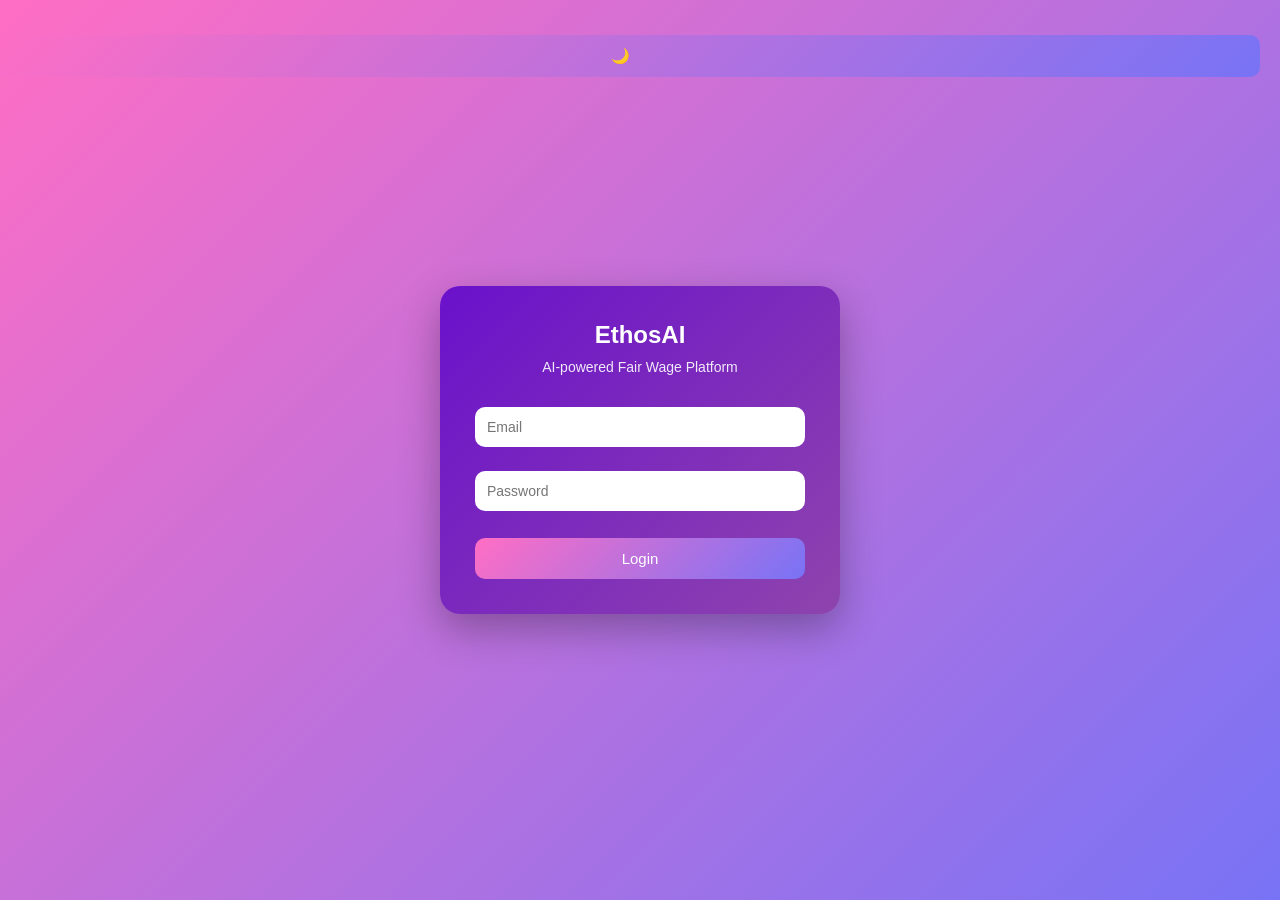
<file: index.html>
<!DOCTYPE html>
<html lang="en">
<head>
    <title>EthosAI Login</title>
    <link rel="stylesheet" href="style.css">
</head>
<body class="login-page">
<button onclick="toggleDarkMode()" style="position:absolute; top:20px; right:20px;">
    🌙
</button>
<div class="login-box">
        <h2>EthosAI</h2>
        <p>AI-powered Fair Wage Platform</p>

        <input type="text" placeholder="Email">
        <input type="password" placeholder="Password">

        <button onclick="login()">Login</button>
    </div>
</div>
<script>
function toggleDarkMode() {
    document.body.classList.toggle("dark-mode");
}
</script>
<script src="script.js"></script>
</body>
</html>
</file>
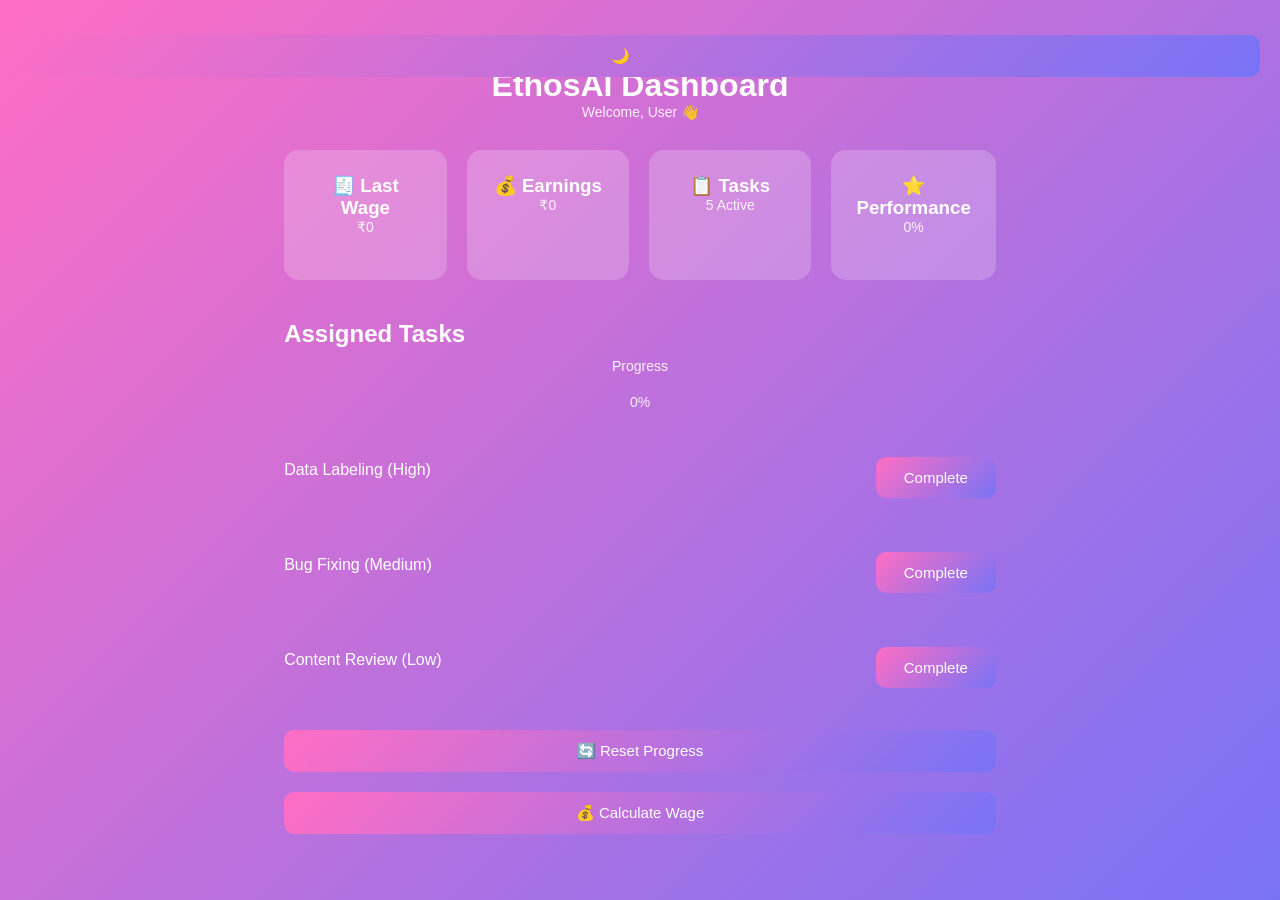
<file: dashboard.html>
<!DOCTYPE html>
<html lang="en">
<head>
    <title>EthosAI Dashboard</title>
    <link rel="stylesheet" href="style.css">
</head>

<body class="dashboard-page">
<button onclick="toggleDarkMode()" style="position:absolute; top:20px; right:20px;">
    🌙
</button>
 
<div class="dashboard-container">

    <!-- Header -->
    <div class="header">
        <h1>EthosAI Dashboard</h1>
        <p>Welcome, User 👋</p>
    </div>

    <!-- Cards -->
    <div class="cards">
        <div class="card">
            <h3>🧾 Last Wage</h3>
            <p id="lastWage">₹0</p>
        </div>
        <div class="card">
            <h3>💰 Earnings</h3>
            <p id="earnings">₹0</p>
        </div>

        <div class="card">
            <h3>📋 Tasks</h3>
            <p>5 Active</p>
        </div>

        <div class="card">
            <h3>⭐ Performance</h3>
            <p id="performance">0%</p>
        </div>

    </div>

    <!-- Tasks -->
    <div class="tasks">
        <h2>Assigned Tasks</h2>

        <!-- ✅ Progress Box -->
        <div class="progress-box">
            <p>Progress</p>
            <p id="progressText">0%</p>
            <div class="progress-bar">
                <div id="progressFill"></div>
            </div>
        </div>

        <!-- Tasks -->
        <div class="task">
            <span>Data Labeling (High)</span>
            <button>Complete</button>
        </div>

        <div class="task">
            <span>Bug Fixing (Medium)</span>
            <button>Complete</button>
        </div>

        <div class="task">
            <span>Content Review (Low)</span>
            <button>Complete</button>
        </div>

    </div>
    <button onclick="resetData()">🔄 Reset Progress</button>

    <!-- Button -->
    <button onclick="window.location.href='wage.html'" style="margin-top:20px;">
        💰 Calculate Wage
    </button>

</div>

<script>

let earnings = Number(localStorage.getItem("earnings")) || 0;
document.getElementById("earnings").innerText = "₹" + earnings;

const user = localStorage.getItem("user");
if (user) {
    document.querySelector(".header p").innerText = "Welcome, " + user + " 👋";
}

let totalTasks = 3;
let completedTasks = Number(localStorage.getItem("completedTasks")) || 0;

function updateDashboard() {
    let percent = (completedTasks / totalTasks) * 100;

    document.getElementById("progressFill").style.width = percent + "%";
    document.getElementById("progressText").innerText = Math.round(percent) + "%";
    document.getElementById("performance").innerText = Math.round(percent) + "%";
}

updateDashboard();

document.querySelectorAll(".task button").forEach(btn => {
    btn.addEventListener("click", function () {

        if (this.classList.contains("done")) return;

        this.classList.add("done");
        this.innerText = "Done ✔";
        this.style.background = "green";

        earnings += 500;
        localStorage.setItem("earnings", earnings);
        document.getElementById("earnings").innerText = "₹" + earnings;

        completedTasks++;
        localStorage.setItem("completedTasks", completedTasks);

        updateDashboard();
    });
});

function resetData() {
    localStorage.clear();
    location.reload();
}

let lastWage = localStorage.getItem("lastWage") || 0;
document.getElementById("lastWage").innerText = "₹" + lastWage;

function toggleDarkMode() {
    document.body.classList.toggle("dark-mode");
}
</script>

</body>
</html>
</file>
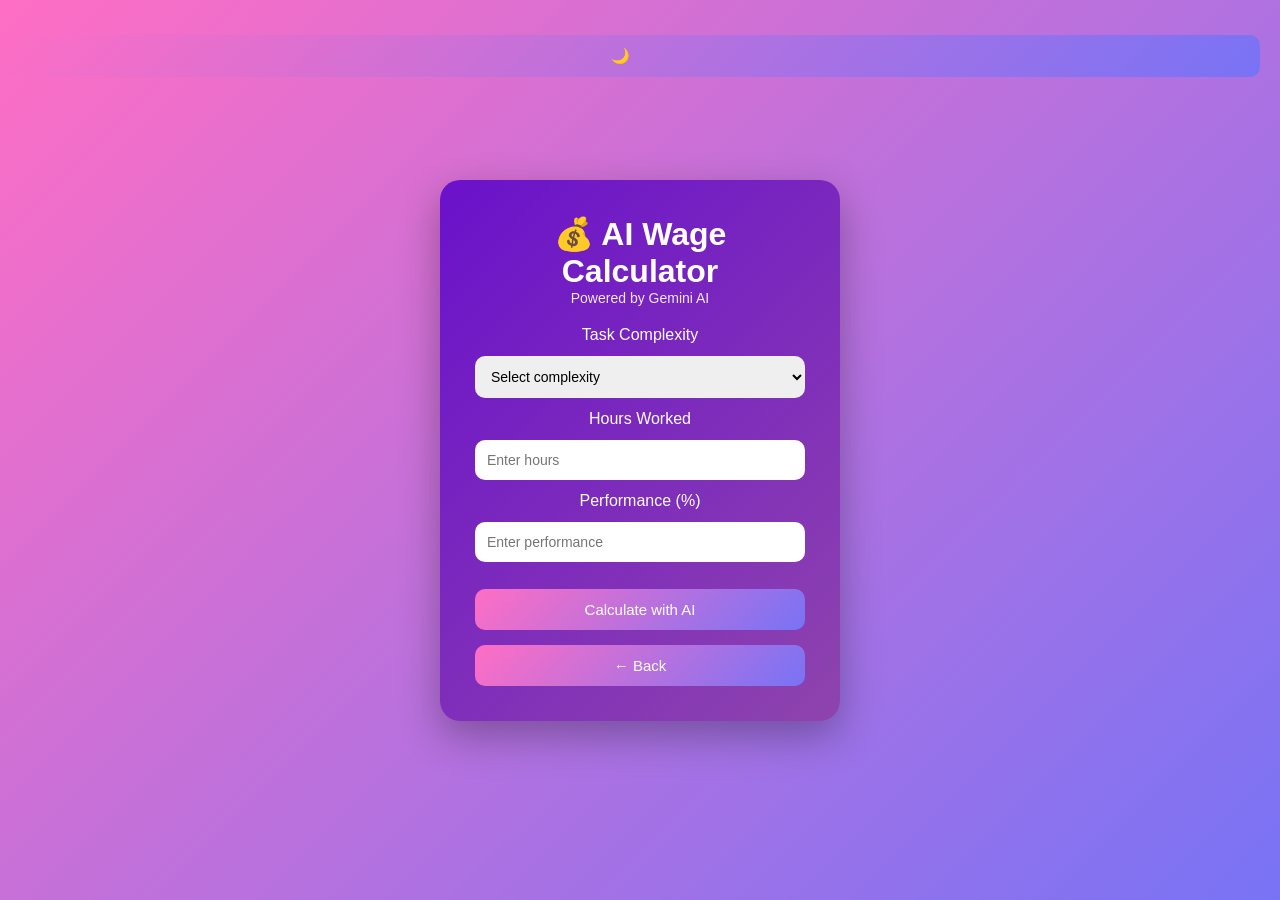
<file: wage.html>
<!DOCTYPE html>
<html lang="en">
<head>
    <title>EthosAI Wage Calculator</title>
    <link rel="stylesheet" href="style.css">
</head>

<body class="wage-page">

<button onclick="toggleDarkMode()" style="position:absolute; top:20px; right:20px;">
    🌙
</button>  

<div class="login-box">

    <h1>💰 AI Wage Calculator</h1>
    <p>Powered by Gemini AI</p>

    <label>Task Complexity</label>
    <select id="complexity" required>
        <option value="" disabled selected>Select complexity</option>
        <option value="Low">Low</option>
        <option value="Medium">Medium</option>
        <option value="High">High</option>
    </select>

    <label>Hours Worked</label>
    <input type="number" id="hours" placeholder="Enter hours">

    <label>Performance (%)</label>
    <input type="number" id="performance" placeholder="Enter performance">

    <button onclick="calculateWage()">
        Calculate with AI
    </button>

    <!-- RESULT -->
    <div id="result"></div>

    <button onclick="goBack()">← Back</button>

</div>

<script>

function goBack() {
    window.location.href = "dashboard.html";
}

function calculateWage() {

    const complexity = document.getElementById("complexity").value;
    const hours = document.getElementById("hours").value;
    const performance = document.getElementById("performance").value;

    if (!complexity) {
        alert("Please select complexity");
        return;
    }

    if (!hours || !performance) {
        alert("Please fill all fields");
        return;
    }

    // 💰 Base logic
    let rate;
    if (complexity === "Low") rate = 500;
    else if (complexity === "Medium") rate = 1000;
    else if (complexity === "High") rate = 1500;

    let wage = rate * hours * (performance / 100);

    // 🤖 LOADING UI
    document.getElementById("result").innerHTML = `
        <div class="result-box">
            <p>🤖 AI is analyzing your work...</p>
            <div class="loader"></div>
        </div>
    `;

    // ⏳ DELAY
    setTimeout(() => {
        localStorage.setItem("lastWage", Math.round(wage));
        let reason = `Based on ${complexity} complexity, ${hours} hours, and ${performance}% performance, a fair wage is calculated.`;

        // 💾 Save earnings
        let currentEarnings = Number(localStorage.getItem("earnings")) || 0;
        currentEarnings += wage;
        localStorage.setItem("earnings", currentEarnings);

        // 🎨 RESULT
        document.getElementById("result").innerHTML = `
            <div class="result-box">
                <h2>💰 AI Result</h2>
                <p style="font-size:28px; font-weight:bold; color:#FFD700;">
                    ₹${Math.round(wage)}
                </p>
                <p>${reason}</p>
                <p style="color:lightgreen; margin-top:10px;">
                ✅ ₹${Math.round(wage)} added to your earnings
                </p>
            </div>
        `;

    }, 1500);
}

function toggleDarkMode() {
    document.body.classList.toggle("dark-mode");
}

</script>

</body>
</html>
</file>
<file: style.css>
/* RESET */
* {
    margin: 0;
    padding: 0;
    box-sizing: border-box;
    font-family: 'Poppins', sans-serif;
}

/* BACKGROUND */
body {
    height: 100vh;              
    display: flex;              
    justify-content: center;    
    align-items: center;        
    background: linear-gradient(135deg, #ff6ec4, #7873f5);
}

/* ================= CENTER PAGES ================= */
.login-page,
.wage-page {
    width: 100%;
}

.login-box,
.wage-box {
    margin: auto;   
}

.dashboard-page {
    min-height: 100vh;
    padding: 40px;
    color: white;
}

.dashboard-page h1,
.dashboard-page p {
    text-align: center;
} 

button:hover {
    transform: scale(1.03);
    transition: 0.2s;
} 

/* CENTER MAIN CONTENT */
.dashboard-container {
    max-width: 1100px;
    margin: auto;
}

.task {
    display: flex;
    justify-content: space-between;
    align-items: center;
    padding: 12px 0;
}

.task button {
    width: 120px;   
}

/* ================= DASHBOARD ================= */
.dashboard-page {
    padding: 40px;
    color: white;
}

/* ================= LOGIN + WAGE CARD ================= */
.container,
.wage-container {
    width: 100%;
    display: flex;
    justify-content: center;
    align-items: center;
}

.login-box,
.wage-box {
    width: 400px;
    padding: 35px;
    border-radius: 20px;
    background: linear-gradient(135deg, #6a11cb, #8e44ad);
    box-shadow: 0 15px 40px rgba(0,0,0,0.3);
    text-align: center;
    color: white;
}

/* HEADINGS */
h2 {
    margin-bottom: 10px;
}

p {
    margin-bottom: 20px;
    font-size: 14px;
    opacity: 0.9;
}

/* ================= INPUTS ================= */
input, select {
    width: 100%;
    padding: 12px;
    margin: 12px 0;
    border-radius: 10px;
    border: none;
    outline: none;
    font-size: 14px;
}

/* ================= BUTTON ================= */
button {
    width: 100%;
    padding: 12px;
    margin-top: 15px;
    border-radius: 10px;
    border: none;
    background: linear-gradient(135deg, #ff6ec4, #7873f5);
    color: white;
    font-size: 15px;
    cursor: pointer;
    transition: all 0.3s ease;
}

button:hover {
    opacity: 0.85;
    transform: scale(1.05);   /* 🔥 upgraded hover */
}

button:active {
    transform: scale(0.95);
}

/* ================= RESULT BOX ================= */
.result-box {
    margin-top: 20px;
    padding: 20px;
    border-radius: 15px;
    background: rgba(255,255,255,0.15);
    text-align: center;

    /* 🔥 NEW ANIMATION */
    animation: fadeIn 0.5s ease-in-out;
}

/* 🔥 FADE IN ANIMATION */
@keyframes fadeIn {
    from {
        opacity: 0;
        transform: translateY(10px);
    }
    to {
        opacity: 1;
        transform: translateY(0);
    }
}

/* ================= DASHBOARD CARDS ================= */
.cards {
    display: flex;
    justify-content: space-between;
    gap: 20px;
    margin-top: 30px;
}

.card {
    flex: 1;
    background: rgba(255,255,255,0.2);
    padding: 25px;
    border-radius: 15px;
    text-align: center;
}

/* ================= TASKS ================= */
.tasks {
    margin-top: 40px;
}

.task {
    display: flex;
    justify-content: space-between;
    align-items: center;
    margin: 15px 0;
}

/* ================= FULL BUTTON ================= */
.full-btn {
    width: 100%;
    margin-top: 30px;
    padding: 15px;
    border-radius: 12px;
}

.loader {
    border: 4px solid rgba(255,255,255,0.2);
    border-top: 4px solid white;
    border-radius: 50%;
    width: 30px;
    height: 30px;
    margin: 10px auto;
    animation: spin 1s linear infinite;
}

@keyframes spin {
    100% { transform: rotate(360deg); }
}

/* 🌙 DARK MODE */
.dark-mode {
    background: linear-gradient(135deg, #1a1a2e, #16213e);
}

.dark-mode .login-box,
.dark-mode .wage-box,
.dark-mode .card {
    background: rgba(0,0,0,0.4);
    color: white;
}

.dark-mode input,
.dark-mode select {
    background: rgba(255,255,255,0.1);
    color: white;
}

.dark-mode button {
    background: linear-gradient(135deg, #333, #555);
}
</file>
